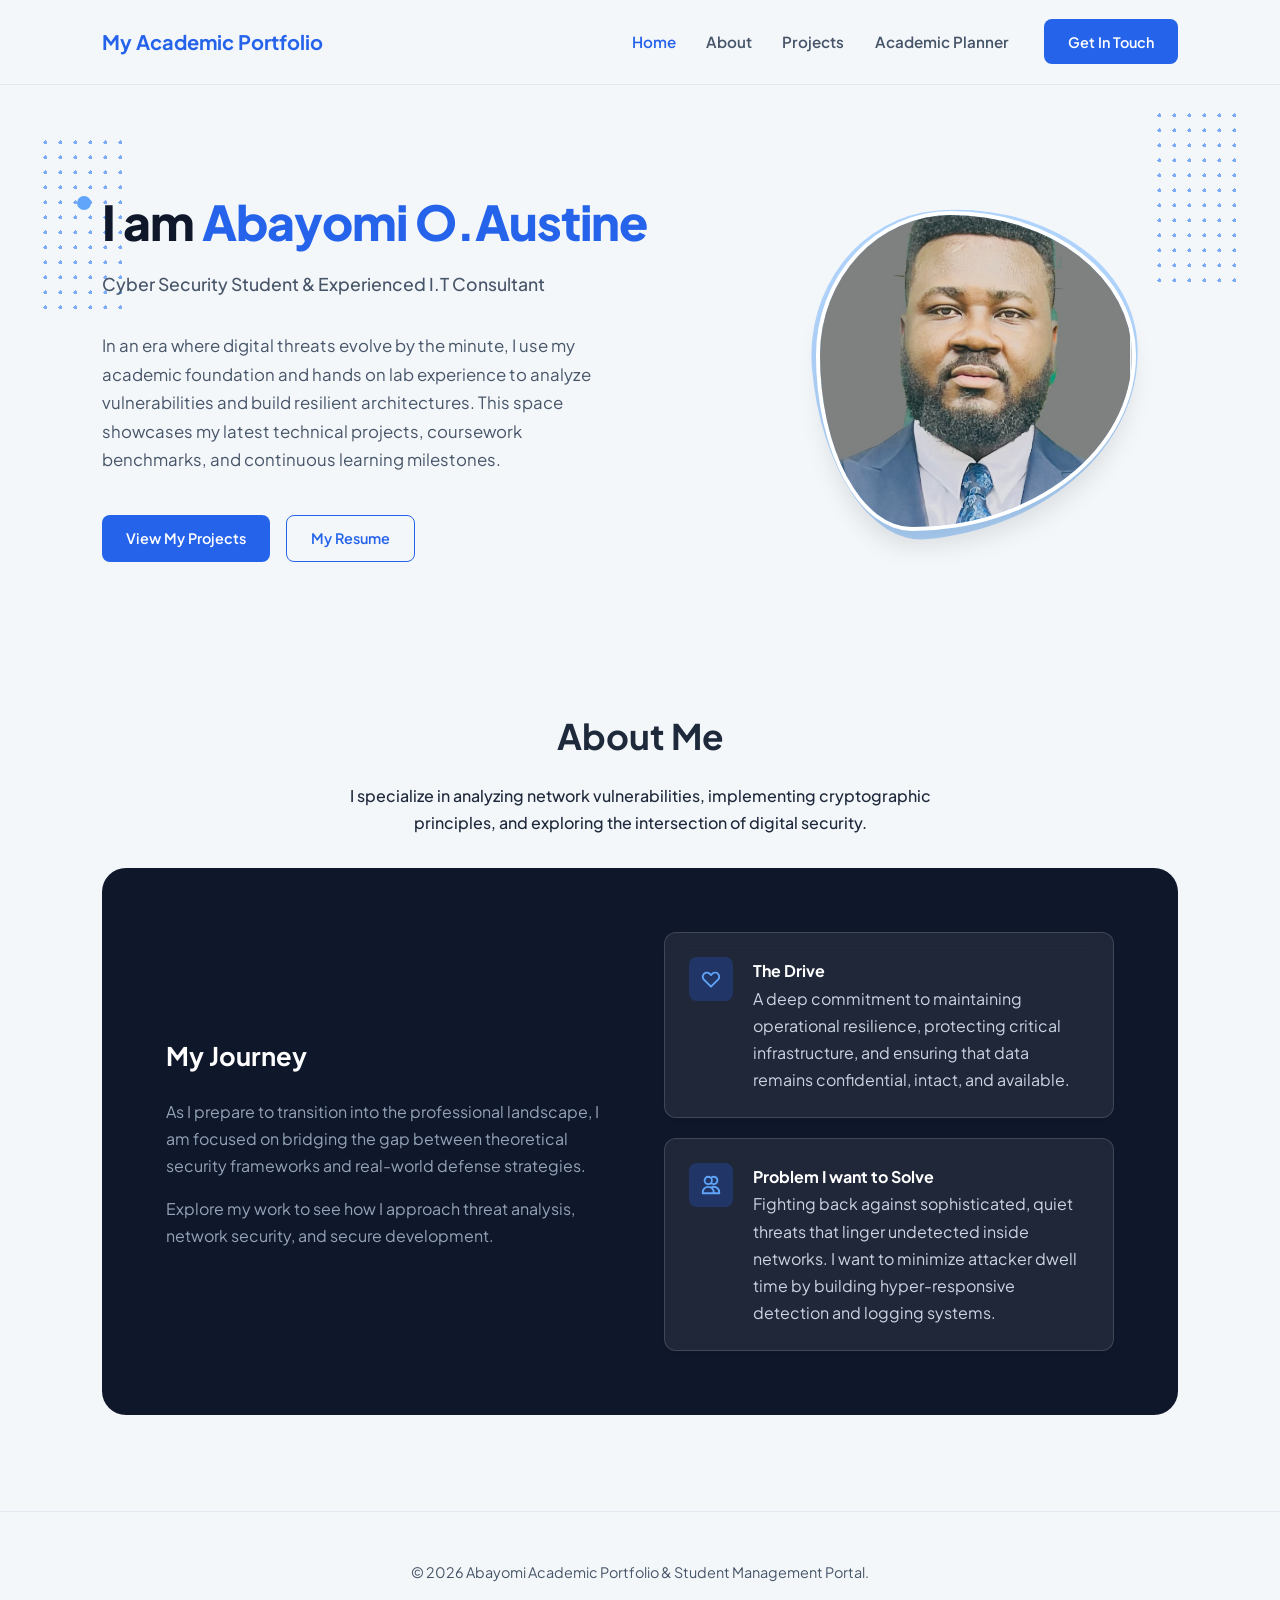
<file: index.html>
<!DOCTYPE html>
<html lang="en">
<head>
    <meta charset="UTF-8">
    <meta name="viewport" content="width=device-width, initial-scale=1.0">
    <meta name="robots" content="noindex">

    <!-- Page Title -->
    <title>My Academic Portfolio</title>

    <!-- Stylesheet -->
    <link rel="stylesheet" href="css/style.css">

    <!-- Favicon -->
    <link rel="icon" href="image/abayomi.jpg" />
</head>
<body> 

    <div class="dot-matrix dot-left"></div>
    <div class="dot-matrix dot-right"></div>

    <header>
        <div class="nav-container">
            <a href="index.html" class="logo">My Academic Portfolio</a>
            <nav>
                <ul class="nav-menu">
                    <li><a href="index.html" class="nav-link active">Home</a></li>
                    <li><a href="about.html" class="nav-link">About</a></li>
                    <li><a href="projects.html" class="nav-link">Projects</a></li>
                    <li><a href="academic-planner.html" class="nav-link">Academic Planner</a></li>
                    <li><a href="contact.html" class="btn" style="margin-left: 0.5rem;">Get In Touch</a></li>
                </ul>
            </nav>
        </div>
    </header>

    <main>
        <!-- HERO PROFILE SECTION -->
        <section class="hero-wrapper">
            <div class="hero-left-col">
                <h1 class="hero-intro-heading">I am <span>Abayomi O.Austine</span></h1>
                <p class="hero-subtitle">Cyber Security Student & Experienced I.T Consultant</p>
                <p class="hero-description">In an era where digital threats evolve by the minute, I use my academic foundation and hands on lab experience to analyze vulnerabilities and build resilient architectures. This space showcases my latest technical projects, coursework benchmarks, and continuous learning milestones.</p>
                <div class="hero-btn-group">
                    <a href="projects.html" class="btn">View My Projects</a>
                    <a href="about.html" class="btn btn-outline">My Resume</a>
                </div>
            </div>

            <div class="hero-right-col">
                <div class="portrait-container">
                    <div class="portrait-mask-bg"></div>
                    <img src="image/abayomi.jpg" alt="Abayomi Picture" class="hero-portrait-img">
                </div>
            </div>
        </section>

        <section class="about-section-header" style="text-align: center; max-width: 650px; margin: 4rem auto 1rem auto;">
            <h2 style="font-size: 2.2rem; margin-bottom: 1rem;">About Me</h2>
            <p style="font-weight: 500;">I specialize in analyzing network vulnerabilities, implementing cryptographic principles, and exploring the intersection of digital security.</p>
        </section>

        
        <section class="media-integration" style="margin-top: 2rem;">
            <div class="media-info">
                <h3 style="color: #ffffff; font-size: 1.6rem; margin-bottom: 1.25rem;">My  Journey</h3>
                <p style="color: #94a3b8; margin-bottom: 1rem;">As I prepare to transition into the professional landscape, I am focused on bridging the gap between theoretical security frameworks and real-world defense strategies. </p>
                <p style="color: #94a3b8;">Explore my work to see how I approach threat analysis, network security, and secure development.</p>
            </div>

        
            <div class="details-right-block">
                
                <!-- Info Card 1 -->
                <div class="feature-info-card">
                    <div class="card-icon-frame">
                        <svg fill="none" stroke="currentColor" stroke-width="2" viewBox="0 0 24 24"><path stroke-linecap="round" stroke-linejoin="round" d="M4.318 6.318a4.5 4.5 0 000 6.364L12 20.364l7.682-7.682a4.5 4.5 0 00-6.364-6.364L12 7.636l-1.318-1.318a4.5 4.5 0 00-6.364 0z"></path></svg>
                    </div>
                    <div class="card-text">
                        <h4>The Drive</h4>
                        <p>A deep commitment to maintaining operational resilience, protecting critical infrastructure, and ensuring that data remains confidential, intact, and available.</p>
                    </div>
                </div>

                <!-- Info Card 2 -->
                <div class="feature-info-card">
                    <div class="card-icon-frame">
                        <svg fill="none" stroke="currentColor" stroke-width="2" viewBox="0 0 24 24"><path stroke-linecap="round" stroke-linejoin="round" d="M12 4.354a4 4 0 110 5.292M15 21H3v-1a6 6 0 0112 0v1zm0 0h6v-1a6 6 0 00-9-5.197M13 7a4 4 0 11-8 0 4 4 0 018 0z"></path></svg>
                    </div>
                    <div class="card-text">
                        <h4>Problem I want to Solve</h4>
                        <p>Fighting back against sophisticated, quiet threats that linger undetected inside networks. I want to minimize attacker dwell time by building hyper-responsive detection and logging systems.</p>
                    </div>
                </div>

            </div>
        </section>
    </main>

    <footer>
        &copy; 2026 Abayomi Academic Portfolio & Student Management Portal.
    </footer>

</body>
</html>
</file>
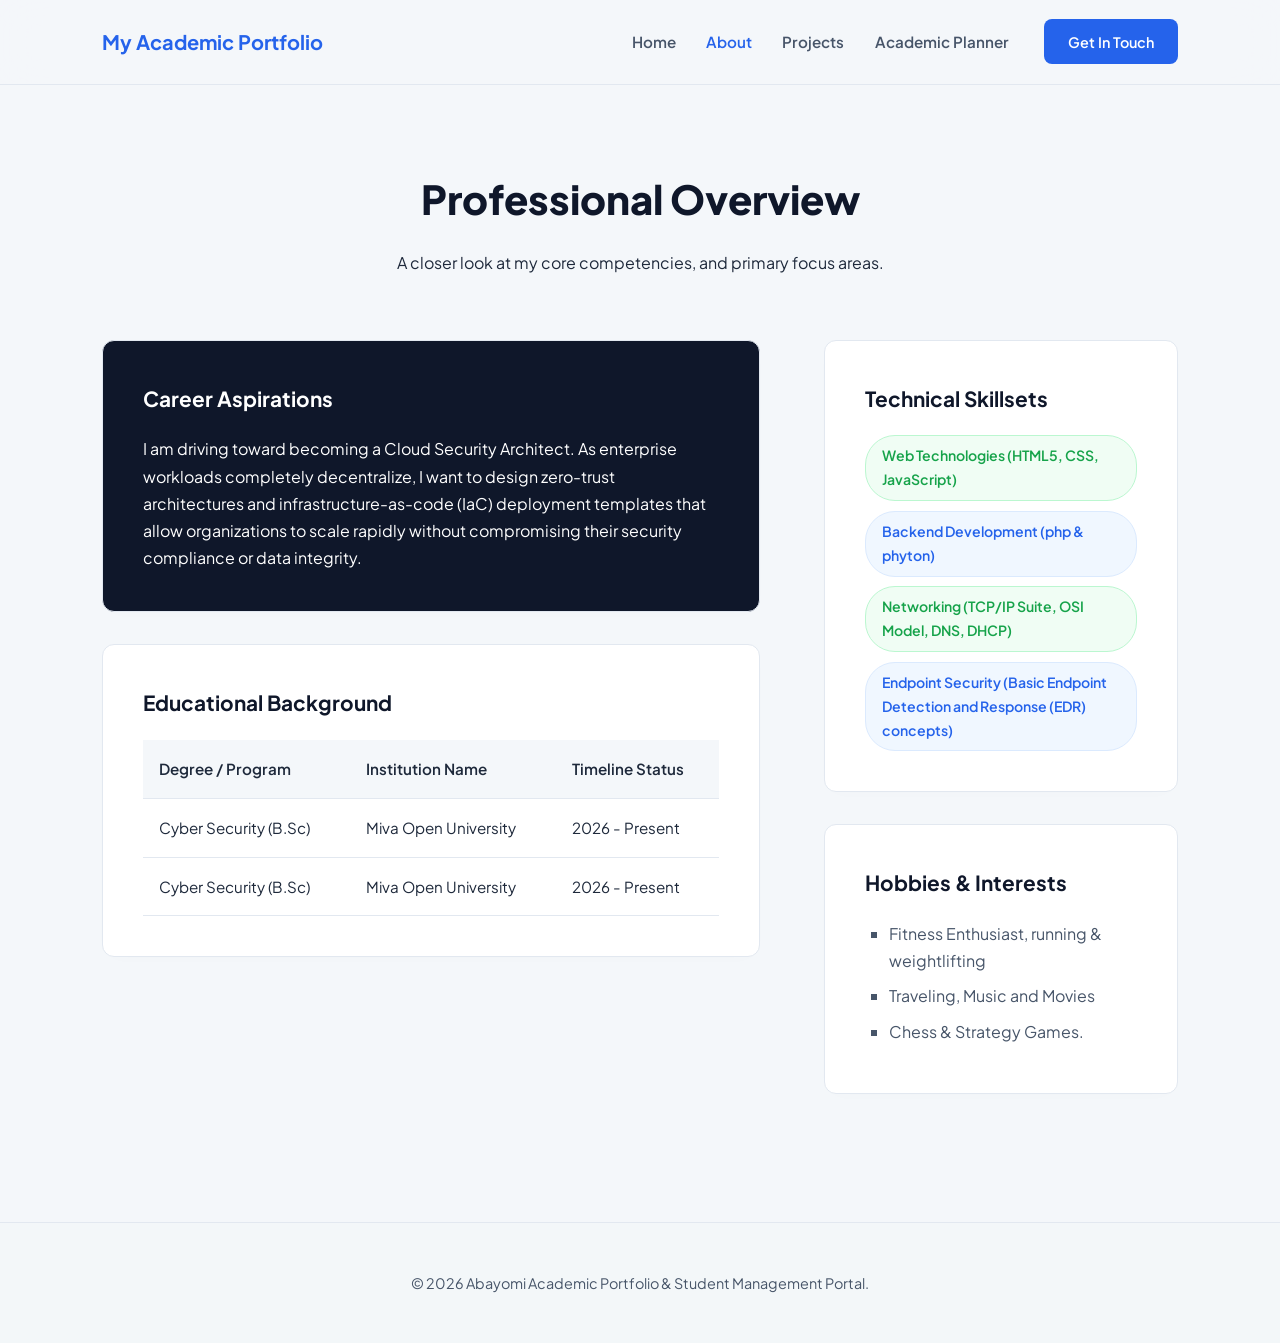
<file: about.html>
<!DOCTYPE html>
<html lang="en">
<head>
    <meta charset="UTF-8">
    <meta name="viewport" content="width=device-width, initial-scale=1.0">
    <meta name="robots" content="noindex">

    <!-- Page Title -->
    <title>About Me | My Academic Portfolio</title>
    
    <!-- Stylesheet -->
    <link rel="stylesheet" href="css/style.css">

    <!-- Favicon -->
    <link rel="icon" href="image/abayomi.jpg" />
</head>
<body>

    <header>
        <div class="nav-container">
            <a href="index.html" class="logo">My Academic Portfolio</a>
            <ul class="nav-menu">
                <li><a href="index.html" class="nav-link">Home</a></li>
                <li><a href="about.html" class="nav-link active">About</a></li>
                <li><a href="projects.html" class="nav-link">Projects</a></li>
                <li><a href="academic-planner.html" class="nav-link">Academic Planner</a></li>
                <li><a href="contact.html" class="btn" style="margin-left: 0.5rem;">Get In Touch</a></li>
            </ul>
        </div>
    </header>

    <main>
        <div class="page-title-center">
            <h1>Professional Overview</h1>
            <p>A closer look at my core competencies, and primary focus areas.</p>
        </div>

        <div class="about-main-layout">
            <div class="about-left-summary">
                <article style="background: #0F172A; color: white;" class="about-card">
                    <h3 style="color: white;">Career Aspirations</h3>
                    <p>I am driving toward becoming a Cloud Security Architect. As enterprise workloads completely decentralize, I want to design zero-trust architectures and infrastructure-as-code (IaC) deployment templates that allow organizations to scale rapidly without compromising their security compliance or data integrity.</p>
                </article>

                <article class="about-card">
                    <h3>Educational Background</h3>
                    <table class="academic-table">
                        <thead>
                            <tr>
                                <th>Degree / Program</th>
                                <th>Institution Name</th>
                                <th>Timeline Status</th>
                            </tr>
                        </thead>
                        <tbody>
                            <tr>
                                <td>Cyber Security (B.Sc)</td>
                                <td>Miva Open University</td>
                                <td>2026 - Present</td>
                            </tr>
                            <tr>
                                <td>Cyber Security (B.Sc)</td>
                                <td>Miva Open University</td>
                                <td>2026 - Present</td>
                            </tr>
                        </tbody>
                    </table>
                </article>
            </div>

            <div class="about-right-summary">
                <article class="about-card">
                    <h3>Technical Skillsets</h3>
                    <ul class="skills-pill-box">
                        <li>Web Technologies (HTML5, CSS, JavaScript)</li>
                        <li>Backend Development (php & phyton)</li>
                        <li>Networking (TCP/IP Suite, OSI Model, DNS, DHCP)</li>
                        <li>Endpoint Security (Basic Endpoint Detection and Response (EDR) concepts)</li>
                        
                    </ul>
                </article>

                <article class="about-card">
                    <h3>Hobbies & Interests</h3>
                    <ul class="hobbies-list">
                        <li>Fitness Enthusiast, running & weightlifting</li>
                        <li>Traveling, Music and Movies</li>
                        <li>Chess & Strategy Games.</li>
                    </ul>
                </article>
            </div>
        </div>
    </main>

    <footer>
        &copy; 2026 Abayomi Academic Portfolio & Student Management Portal.
    </footer>

</body>
</html>
</file>
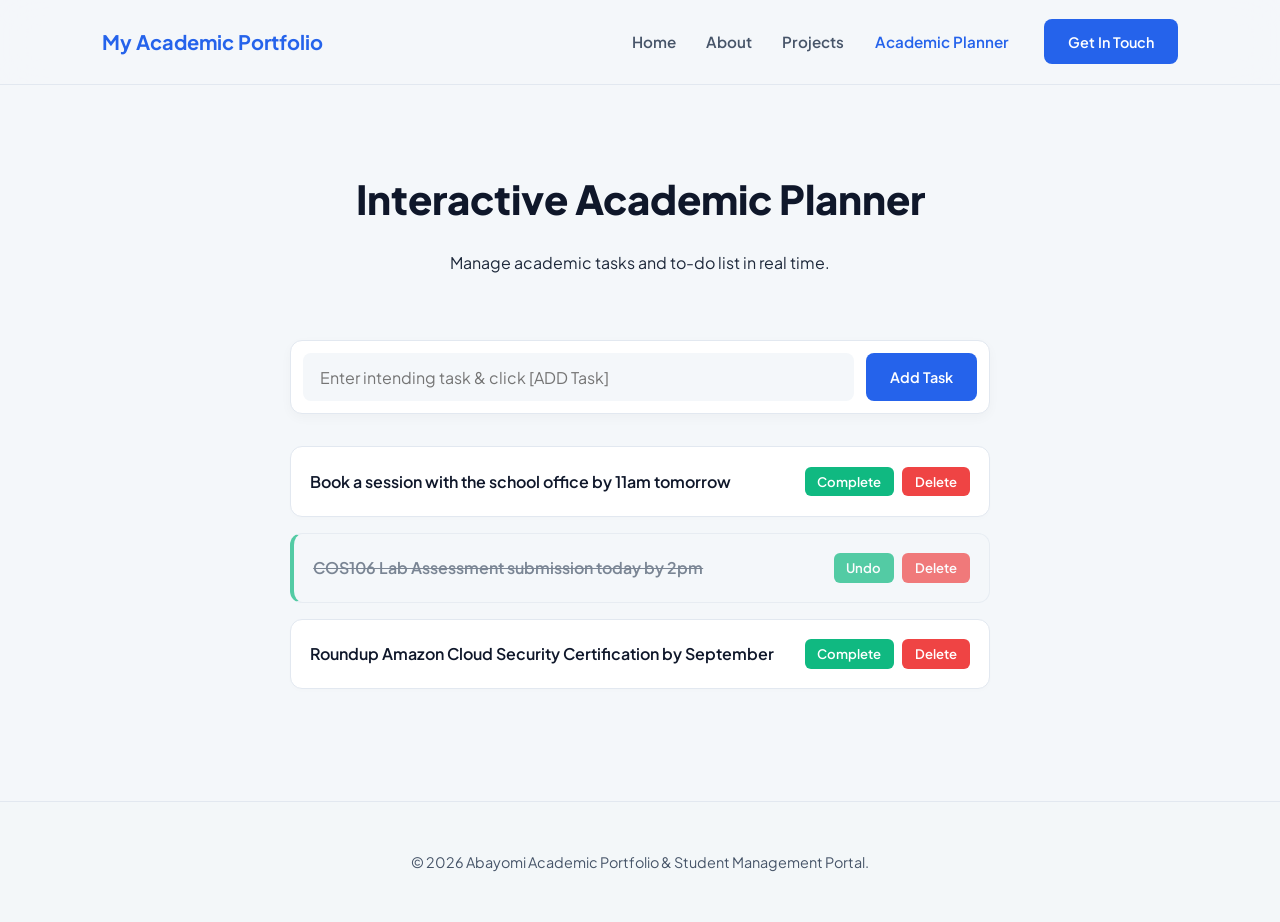
<file: academic-planner.html>
<!DOCTYPE html>
<html lang="en">
<head>
    <meta charset="UTF-8">
    <meta name="viewport" content="width=device-width, initial-scale=1.0">
    <meta name="robots" content="noindex">

    <!-- Page Title -->
    <title>Academic Planner | My Academic Portfolio</title>
    
    <!-- Stylesheet -->
    <link rel="stylesheet" href="css/style.css">

    <!-- Favicon -->
    <link rel="icon" href="image/abayomi.jpg" />
</head>
<body>

    <header>
        <div class="nav-container">
            <a href="index.html" class="logo">My Academic Portfolio</a>
            <ul class="nav-menu">
                <li><a href="index.html" class="nav-link">Home</a></li>
                <li><a href="about.html" class="nav-link">About</a></li>
                <li><a href="projects.html" class="nav-link">Projects</a></li>
                <li><a href="academic-planner.html" class="nav-link active">Academic Planner</a></li>
                <li><a href="contact.html" class="btn" style="margin-left: 0.5rem;">Get In Touch</a></li>
            </ul>
        </div>
    </header>

    <main>
        <div class="page-title-center">
            <h1>Interactive Academic Planner</h1>
            <p>Manage academic tasks and to-do list in real time.</p>
        </div>

        <div class="planner-workspace">
            <div class="planner-input-bar">
                <input type="text" id="taskInput" class="planner-input" placeholder="Enter intending task & click [ADD Task]" >
                <button id="addTaskBtn" class="btn">Add Task</button>
            </div>

            <!-- Task Insertion point via planner script -->
            <ul id="taskContainer" class="task-container-list"></ul>
        </div>
    </main>

    <footer>
        &copy; 2026 Abayomi Academic Portfolio & Student Management Portal.
    </footer>

    <script src="js/academic-planner.js"></script>
</body>
</html>
</file>
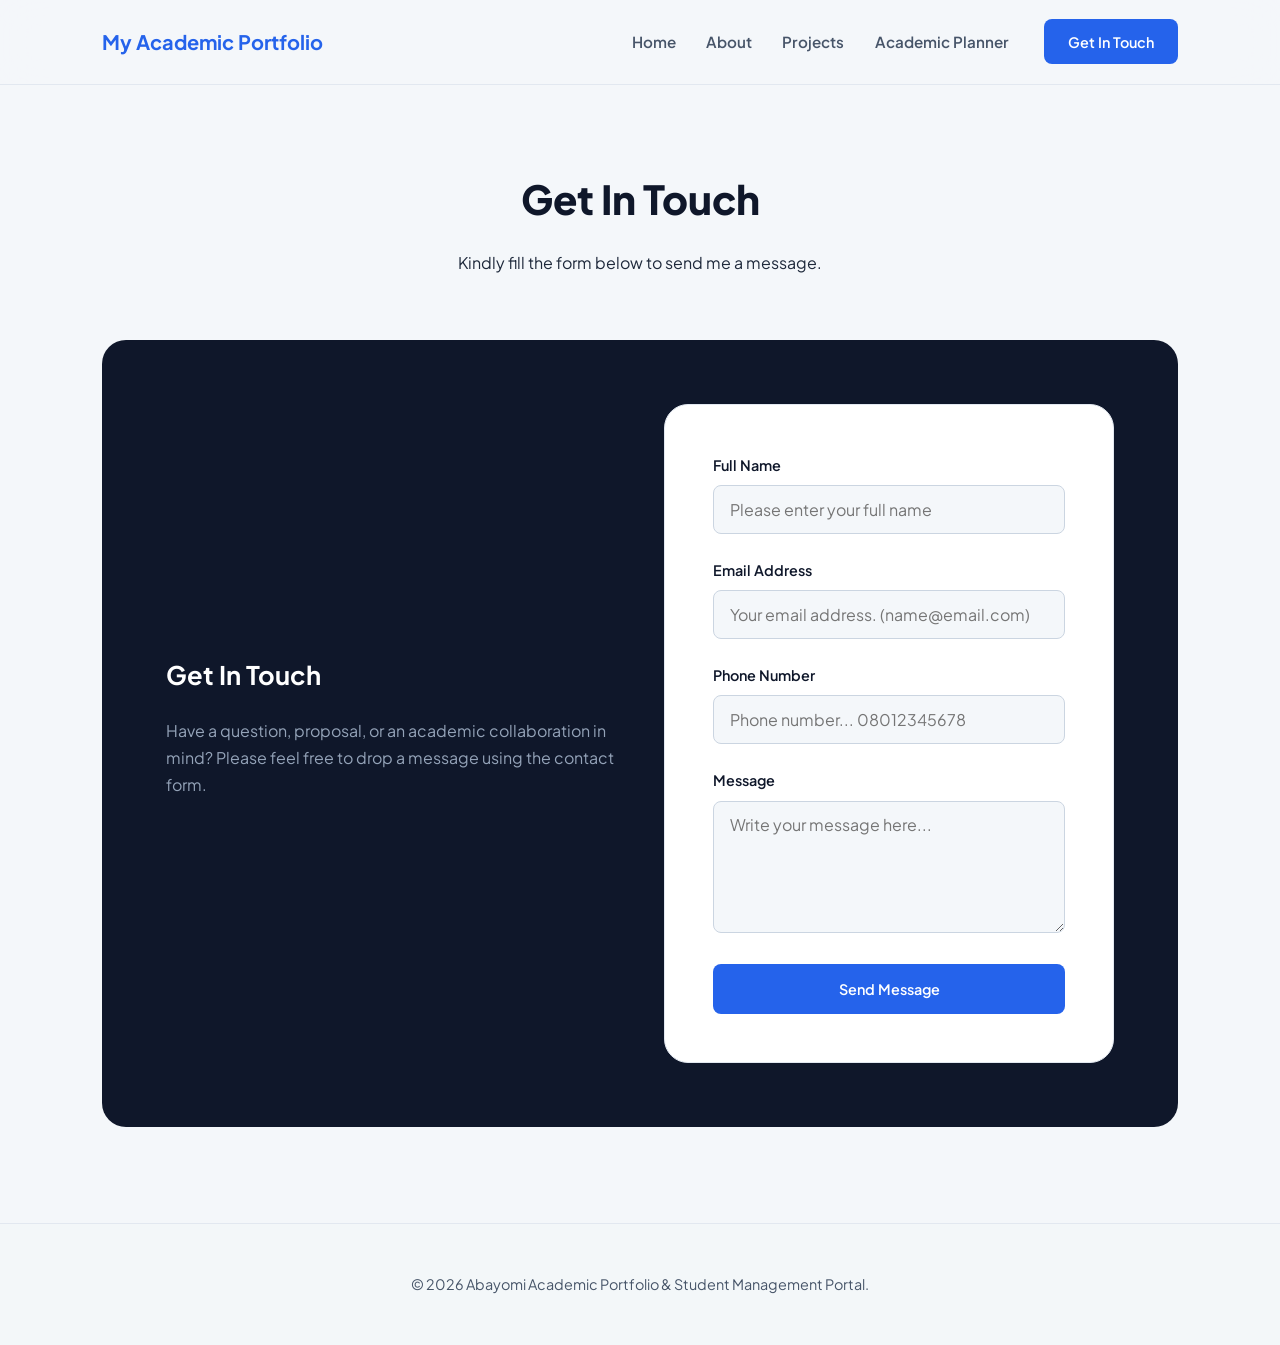
<file: contact.html>
<!DOCTYPE html>
<html lang="en">
<head>
    <meta charset="UTF-8">
    <meta name="viewport" content="width=device-width, initial-scale=1.0">
    <meta name="robots" content="noindex">

    <!-- Page Title -->
    <title>Contact | My Academic Portfolio</title>
    
    <!-- Stylesheet -->
    <link rel="stylesheet" href="css/style.css">

    <!-- Favicon -->
    <link rel="icon" href="image/abayomi.jpg" />
</head>
<body>

    <header>
        <div class="nav-container">
            <a href="index.html" class="logo">My Academic Portfolio</a>
            <ul class="nav-menu">
                <li><a href="index.html" class="nav-link">Home</a></li>
                <li><a href="about.html" class="nav-link">About</a></li>
                <li><a href="projects.html" class="nav-link">Projects</a></li>
                <li><a href="academic-planner.html" class="nav-link">Academic Planner</a></li>
                <li><a href="contact.html" class="btn" style="margin-left: 0.5rem;">Get In Touch</a></li>
            </ul>
        </div>
    </header>

    <main>
        <div class="page-title-center">
            <h1>Get In Touch</h1>
            <p>Kindly fill the form below to send me a message.</p>
        </div>

     <section class="media-integration" style="margin-top: 2rem;">
    <div class="media-info">
        <h3 style="color: #ffffff; font-size: 1.6rem; margin-bottom: 1.25rem;">Get In Touch</h3>
        <p style="color: #94a3b8; margin-bottom: 1rem;">Have a question, proposal, or an academic collaboration in mind? Please feel free to drop a message using the contact form.</p>
    </div>

    <div class="contact-form-container" style="box-shadow: none; width: 100%;">
        <div id="successBanner" class="success-transmission-banner">Your message has been successfully sent and submitted! Thank you.</div>

        <form id="ContactForm" novalidate>
            <div class="form-input-group">
                <label for="contactName">Full Name</label>
                <input type="text" id="contactName" class="form-control-input" placeholder="Please enter your full name">
                <div id="nameError" class="validation-error-label">Please provide your full name.</div>
            </div>

            <div class="form-input-group">
                <label for="contactEmail">Email Address</label>
                <input type="email" id="contactEmail" class="form-control-input" placeholder="Your email address. (name@email.com)">
                <div id="emailError" class="validation-error-label">Please enter a valid format email address.</div>
            </div>

            <div class="form-input-group">
                <label for="contactPhone">Phone Number</label>
                <input type="text" id="contactPhone" class="form-control-input" placeholder="Phone number... 08012345678">
                <div id="phoneError" class="validation-error-label">Phone number should contain digits only.</div>
            </div>

            <div class="form-input-group">
                <label for="contactMessage">Message</label>
                <textarea id="contactMessage" class="form-control-input" rows="5" placeholder="Write your message here..."></textarea>
                <div id="messageError" class="validation-error-label">Message cannot be blank.</div>
            </div>

            <button type="submit" class="btn" style="width: 100%; padding: 1rem;">Send Message</button>
        </form>
    </div>
</section>
    </main>

    <footer>
        &copy; 2026 Abayomi Academic Portfolio & Student Management Portal.
    </footer>

    <script src="js/validate.js"></script>
</body>
</html>
</file>
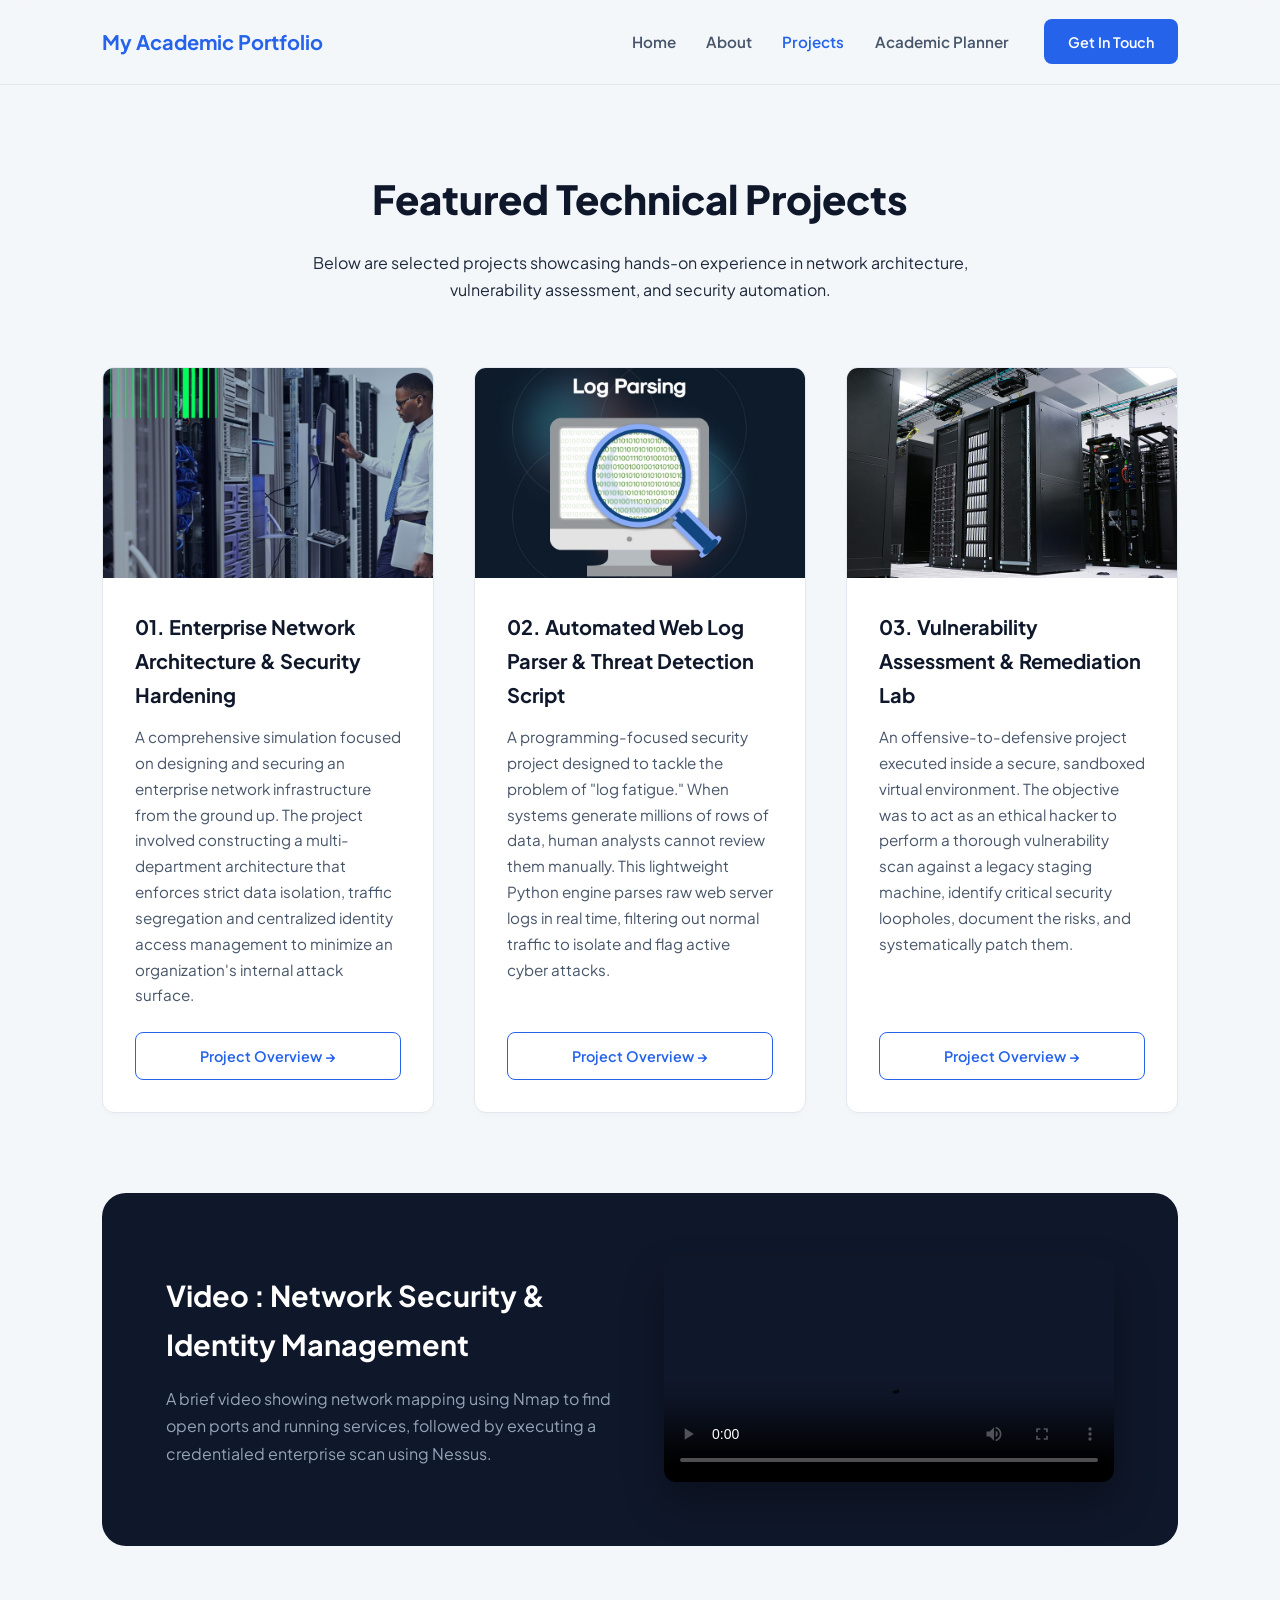
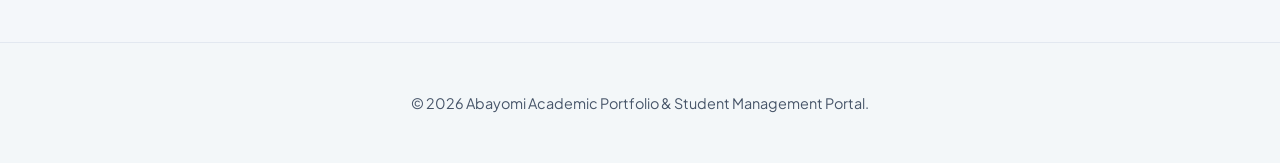
<file: projects.html>
<!DOCTYPE html>
<html lang="en">
<head>
    <meta charset="UTF-8">
    <meta name="viewport" content="width=device-width, initial-scale=1.0">
    <meta name="robots" content="noindex">

    <!-- Page Title -->
    <title>Projects | My Academic Portfolio</title>
    
    <!-- Stylesheet -->
    <link rel="stylesheet" href="css/style.css">

    <!-- Favicon -->
    <link rel="icon" href="image/abayomi.jpg" />
</head>
<body>

    <header>
        <div class="nav-container">
            <a href="index.html" class="logo">My Academic Portfolio</a>
            <ul class="nav-menu">
                <li><a href="index.html" class="nav-link">Home</a></li>
                <li><a href="about.html" class="nav-link">About</a></li>
                <li><a href="projects.html" class="nav-link active">Projects</a></li>
                <li><a href="academic-planner.html" class="nav-link">Academic Planner</a></li>
                <li><a href="contact.html" class="btn" style="margin-left: 0.5rem;">Get In Touch</a></li>
            </ul>
        </div>
    </header>

    <main>
        <div class="page-title-center">
            <h1>Featured Technical Projects</h1>
            <p>Below are selected projects showcasing hands-on experience in network architecture, vulnerability assessment, and security automation.</p>
        </div>

        <div class="projects-showcase-matrix">
            <!-- Card 1 -->
            <div class="project-node-card">
                <img src="image/delinea-image-network-hardening.jpg" alt="" class="project-frame-img">
                <div class="project-body-padding">
                    <div>
                        <h3>01. Enterprise Network Architecture & Security Hardening</h3>
                        <p>A comprehensive simulation focused on designing and securing an enterprise network infrastructure from the ground up. The project involved constructing a multi-department architecture that enforces strict data isolation, traffic segregation and centralized identity access management to minimize an organization's internal attack surface.</p>
                    </div>
                    <a href="https://github.com/AbayomiMIVA/COS106LabProject/" target="_blank" class="btn btn-outline" style="width: 100%;">Project Overview &rarr;</a>
                </div>
            </div>

            <!-- Card 2 -->
            <div class="project-node-card">
                <img src="image/6a020fca21245d64af2c3687_474-min.jpg" alt="" class="project-frame-img">
                <div class="project-body-padding">
                    <div>
                        <h3>02. Automated Web Log Parser & Threat Detection Script</h3>
                        <p>A programming-focused security project designed to tackle the problem of "log fatigue." When systems generate millions of rows of data, human analysts cannot review them manually. This lightweight Python engine parses raw web server logs in real time, filtering out normal traffic to isolate and flag active cyber attacks.</p>
                    </div>
                    <a href="https://github.com/AbayomiMIVA/COS106LabProject/" target="_blank" class="btn btn-outline" style="width: 100%;">Project Overview &rarr;</a>
                </div>
            </div>

            <!-- Card 3 -->
            <div class="project-node-card">
                <img src="image/Security-Hardening-Guide--thumb.jpg" alt="" class="project-frame-img">
                <div class="project-body-padding">
                    <div>
                        <h3>03. Vulnerability Assessment & Remediation Lab</h3>
                        <p>An offensive-to-defensive project executed inside a secure, sandboxed virtual environment. The objective was to act as an ethical hacker to perform a thorough vulnerability scan against a legacy staging machine, identify critical security loopholes, document the risks, and systematically patch them.</p>
                    </div>
                    <a href="https://github.com/AbayomiMIVA/COS106LabProject/" target="_blank" class="btn btn-outline" style="width: 100%;">Project Overview &rarr;</a>
                </div>
            </div>
        </div>

        <!-- HTML5 MULTIMEDIA INTEGRATION LAYER -->
        <section class="media-integration">
            <div class="media-info">
                <h3>Video : Network Security & Identity Management</h3>
                <p>A brief video showing network mapping using Nmap to find open ports and running services, followed by executing a credentialed enterprise scan using Nessus.</p>
            </div>
            <div class="video-wrapper">
                <video controls poster="https://images.unsplash.com/photo-1551288049-bebda4e38f71?q=80&w=500">
                    <source src="https://www.w3schools.com/html/mov_bbb.mp4" type="video/mp4">
                    Your current browser does not natively parse HTML5 video tracks.
                </video>
            </div>
        </section>
    </main>

    <footer>
        &copy; 2026 Abayomi Academic Portfolio & Student Management Portal.
    </footer>

</body>
</html>
</file>
<file: css/style.css>
/* --- 
LAB PROJECT: Personal Academic Portfolio and Student Management Platform. (stylesheet)
By: Abayomi Omotayo-Austine
For: COS106 LAB ASSESSMENT (MIVA)
Year: 2026
Font Used: Plus Jakarta Sans
 --- */

/* --- Google Font --- */
@import url('https://fonts.googleapis.com/css2?family=Plus+Jakarta+Sans:wght@400;500;600;700;800&display=swap');

:root {
    --primary-blue: #2563eb;
    --primary-hover: #1d4ed8;
    --canvas-bg: #f4f7fa;   
    --bg-light-tint: #e0f2fe;
    --text-dark: #1e293b;    
    --text-muted: #475569;   
    --surface-white: #ffffff;
    --radius-lg: 24px;
    --radius-md: 12px;
    --radius-sm: 8px;
    --transition: all 0.4s cubic-bezier(0.16, 1, 0.3, 1);
}

/* --- SLIDING ENTRY ANIMATIONS --- */
@keyframes slideInLeft {
    from { opacity: 0; transform: translateX(-50px); }
    to { opacity: 1; transform: translateX(0); }
}

@keyframes slideInRight {
    from { opacity: 0; transform: translateX(-50px); }
    to { opacity: 1; transform: translateX(0); }
}

@keyframes slideUpFade {
    from { opacity: 0; transform: translateY(30px); }
    to { opacity: 1; transform: translateY(0); }
}

/* --- HOMEPAGE SIDE DOTS --- */
.dot-matrix {
    position: absolute;
    width: 90px;
    height: 180px;
    background-image: radial-gradient(#3b82f6 2px, transparent 2px);
    background-size: 15px 15px;
    opacity: 0.65;
    z-index: 1;
}
.dot-left { top: 15%; left: 3%; animation: slideInLeft 1s ease; }
.dot-right { top: 12%; right: 3%; animation: slideInRight 1s ease; }



/* --- OTHER STYLES --- */

* {
    box-sizing: border-box;
    margin: 0;
    padding: 0;
    font-family: 'Plus Jakarta Sans', system-ui, sans-serif;
}

body {
    background-color: var(--canvas-bg); 
    color: var(--text-dark);
    line-height: 1.7;
    overflow-x: hidden;
    display: flex;
    flex-direction: column;
    min-height: 100vh;
}

main {
    flex: 1;
    max-width: 1140px;
    width: 100%;
    margin: 0 auto;
    padding: 3rem 2rem 6rem 2rem;
    position: relative;
}

/* --- NAVIGATION & HEADER --- */
header {
    background-color: rgba(244, 247, 250, 0.8); 
    backdrop-filter: blur(20px);                
    position: sticky;
    top: 0;
    z-index: 1000;
    border-bottom: 1px solid #e2e8f0;
}

.nav-container {
    max-width: 1140px;
    margin: 0 auto;
    display: flex;
    justify-content: space-between;
    align-items: center;
    padding: 1.2rem 2rem;
}

.logo {
    color: var(--primary-blue);
    font-size: 1.25rem;
    font-weight: 700;
    text-decoration: none;
}

.nav-menu {
    display: flex;
    list-style: none;
    gap: 1.5rem;
    align-items: center;
}

.nav-link {
    color: var(--text-muted);
    text-decoration: none;
    font-weight: 600;
    font-size: 0.95rem;
    padding: 0.5rem 0.2rem;
    transition: var(--transition);
}

.nav-link:hover, .nav-link.active {
    color: var(--primary-blue);
}

/* --- BUTTONS --- */
.btn {
    display: inline-flex;
    align-items: center;
    justify-content: center;
    background-color: var(--primary-blue);
    color: white;
    border: none;
    padding: 0.65rem 1.5rem;
    font-weight: 600;
    border-radius: var(--radius-sm);
    cursor: pointer;
    text-decoration: none;
    font-size: 0.9rem;
    transition: var(--transition);
}

.btn:hover {
    background-color: var(--primary-hover);
    transform: translateY(-2px);
    box-shadow: 0 10px 20px -5px rgba(37, 99, 235, 0.2);
}

.btn-outline {
    background-color: transparent;
    color: var(--primary-blue);
    border: 1px solid var(--primary-blue);
}

.btn-outline:hover {
    background-color: #e0f2fe;
    transform: translateY(-2px);
}

/* --- PAGE TITLE --- */
.page-title-center {
    text-align: center;
    max-width: 700px;
    margin: 2rem auto 4rem auto;
    animation: slideUpFade 0.6s ease;
}

.page-title-center h1 {
    font-size: 2.5rem;
    color: #0f172a;
    font-weight: 800;
    margin-bottom: 1rem;
}

/* --- HOMEPAGE GRID --- */
.hero-wrapper {
    display: grid;
    grid-template-columns: 1.2fr 0.8fr;
    gap: 4rem;
    align-items: center;
    padding: 3rem 0 5rem 0;
    position: relative;
    z-index: 5;
}

.hero-left-col { animation: slideInLeft 0.8s ease; }
.hero-right-col { animation: slideInRight 0.8s ease; display: flex; justify-content: center; }

.hero-intro-heading {
    font-size: 3rem;
    font-weight: 800;
    color: #0f172a;
    letter-spacing: -1px;
    margin-bottom: 0.5rem;
    position: relative;
}

.hero-intro-heading::before {
    content: '';
    position: absolute;
    left: -25px;
    top: 15px;
    width: 14px;
    height: 14px;
    background-color: #60a5fa;
    border-radius: 50%;
}

.hero-intro-heading span { color: var(--primary-blue); }
.hero-subtitle { font-size: 1.1rem; color: var(--text-muted); font-weight: 500; margin-bottom: 2rem; }
.hero-description { font-size: 1.05rem; color: var(--text-muted); margin-bottom: 2.5rem; max-width: 520px; }
.hero-btn-group { display: flex; gap: 1rem; }

/* --- HERO --- */
.portrait-container { 
    position: relative; 
    width: 320px; 
    height: 320px; 
}

.portrait-mask-bg { 
    position: absolute; 
    width: 100%; 
    height: 100%; 
    background-color: #93c5fd; 
    border-radius: 42% 58% 70% 30% / 45% 45% 55% 55%; 
    z-index: 1;
    transform: scale(1.02) rotate(-5deg); 
    opacity: 0.7;
}

.hero-portrait-img { 
    position: absolute; 
    width: 100%; 
    height: 100%; 
    z-index: 2; 
    object-fit: cover; 
    border-radius: 42% 58% 70% 30% / 45% 45% 55% 55%; 
    border: 4px solid var(--surface-white);
    box-shadow: 0 20px 25px -5px rgba(0, 0, 0, 0.1);
    transition: var(--transition);
}

.portrait-container:hover .hero-portrait-img {
    transform: translateY(-5px) rotate(2deg);
}
.portrait-container:hover .portrait-mask-bg {
    transform: scale(1.05) rotate(-8deg);
    background-color: #60a5fa;
}

.split-details-grid { display: grid; grid-template-columns: 1.1fr 0.9fr; gap: 5rem; align-items: start; margin-top: 4rem; }
.details-left-block h3 { font-size: 1.5rem; color: #0f172a; margin-bottom: 1.5rem; }
.details-right-block { display: flex; flex-direction: column; gap: 1.25rem; }

.feature-info-card { 
    background-color: var(--surface-white);
    border: 1px solid #e2e8f0; 
    padding: 1.5rem; 
    border-radius: var(--radius-md); 
    display: flex; 
    gap: 1.25rem; 
    transition: var(--transition); 
    box-shadow: 0 4px 6px -1px rgba(0, 0, 0, 0.02);
}


.feature-info-card:hover {
  transform: translateY(-3px);
  border-color: var(--primary-blue);
  box-shadow: 0 12px 20px -8px rgba(0, 0, 0, 0.05);
}

.card-icon-frame {
  width: 44px;
  height: 44px;
  background-color: #e0f2fe;
  border-radius: var(--radius-sm);
  display: flex;
  align-items: center;
  justify-content: center;
  flex-shrink: 0;
}

.card-icon-frame svg {
  width: 22px;
  height: 22px;
  color: var(--primary-blue);
}

/* --- ABOUT ME --- */
.about-main-layout {
  display: grid;
  grid-template-columns: 1.3fr 0.7fr;
  gap: 4rem;
  animation: slideUpFade 0.8s ease;
}

.about-card {
  background: var(--surface-white);
  border: 1px solid #e2e8f0;
  padding: 2.5rem;
  border-radius: var(--radius-md);
  box-shadow: 0 4px 20px -10px rgba(0, 0, 0, 0.03);
  margin-bottom: 2rem;
}

.about-card h3 {
  color: #0f172a;
  margin-bottom: 1.2rem;
  font-size: 1.3rem;
}

.academic-table {
  width: 100%;
  border-collapse: collapse;
  margin-top: 1rem;
}

.academic-table th,
.academic-table td {
  padding: 1rem;
  text-align: left;
  border-bottom: 1px solid #e2e8f0;
  font-size: 0.95rem;
}

.academic-table th {
  background-color: var(--canvas-bg);
  color: var(--text-dark);
  font-weight: 600;
}

/* Skills */
.skills-pill-box {
  display: flex;
  flex-wrap: wrap;
  gap: 0.6rem;
  list-style: none;
}

.skills-pill-box li {
  background: #f0fdf4;
  color: #16a34a;
  padding: 0.5rem 1rem;
  border-radius: 30px;
  font-size: 0.88rem;
  font-weight: 600;
  border: 1px solid #bbf7d0;
}

.skills-pill-box li:nth-child(even) {
  background: #f0f7ff;
  color: var(--primary-blue);
  border-color: #dbeafe;
}

.hobbies-list {
  list-style: square;
  margin-left: 1.5rem;
}

.hobbies-list li {
  margin-bottom: 0.5rem;
  color: var(--text-muted);
}

/* --- PROJECTS --- */
.projects-showcase-matrix {
  display: grid;
  grid-template-columns: repeat(auto-fit, minmax(320px, 1fr));
  gap: 2.5rem;
  animation: slideUpFade 0.8s ease;
}

.project-node-card {
  background: var(--surface-white);
  border-radius: var(--radius-md);
  overflow: hidden;
  border: 1px solid #e2e8f0;
  transition: var(--transition);
  display: flex;
  flex-direction: column;
  box-shadow: 0 4px 6px -1px rgba(0, 0, 0, 0.02);
}

.project-node-card:hover {
  transform: translateY(-6px);
  box-shadow: 0 20px 25px -5px rgba(0, 0, 0, 0.06);
  border-color: var(--primary-blue);
}

.project-frame-img {
  width: 100%;
  height: 210px;
  object-fit: cover;
}

.project-body-padding {
  padding: 2rem;
  flex: 1;
  display: flex;
  flex-direction: column;
  justify-content: space-between;
}

.project-body-padding h3 {
  color: #0f172a;
  margin-bottom: 0.75rem;
  font-size: 1.25rem;
}

.project-body-padding p {
  color: var(--text-muted);
  font-size: 0.95rem;
  margin-bottom: 1.5rem;
}

.media-integration {
  background: #0f172a;
  border-radius: var(--radius-lg);
  padding: 4rem;
  color: white;
  margin-top: 5rem;
  display: grid;
  grid-template-columns: 1fr 1fr;
  gap: 3rem;
  align-items: center;
}

.media-info h3 {
  font-size: 1.8rem;
  margin-bottom: 1rem;
}

.media-info p {
  color: #94a3b8;
}

.video-wrapper {
  border-radius: var(--radius-md);
  overflow: hidden;
  box-shadow: 0 20px 40px rgba(0, 0, 0, 0.3);
}

.video-wrapper video {
  width: 100%;
  display: block;
}

/* ---ACADEMIC PLANNER MANAGEMENT--- */
.planner-workspace {
  max-width: 700px;
  margin: 0 auto;
  animation: slideUpFade 0.7s ease;
}

.planner-input-bar {
  display: flex;
  gap: 0.75rem;
  background: var(--surface-white);
  border: 1px solid #e2e8f0;
  padding: 0.75rem;
  border-radius: var(--radius-md);
  margin-bottom: 2rem;
  box-shadow: 0 4px 12px rgba(0, 0, 0, 0.03);
}

.planner-input {
  flex: 1;
  padding: 0.8rem 1rem;
  border: 1px solid transparent;
  border-radius: var(--radius-sm);
  font-size: 1rem;
  outline: none;
  transition: var(--transition);
  background: var(--canvas-bg);
}

.planner-input:focus {
  background: #ffffff;
  border-color: var(--primary-blue);
}

.task-container-list {
  list-style: none;
}

.task-card-row {
  display: flex;
  justify-content: space-between;
  align-items: center;
  background: var(--surface-white);
  padding: 1.2rem;
  border-radius: var(--radius-md);
  margin-bottom: 1rem;
  border: 1px solid #e2e8f0;
  transition: var(--transition);
  box-shadow: 0 2px 4px rgba(0, 0, 0, 0.01);
}

.task-card-row.completed {
  background-color: rgba(244, 247, 250, 0.5);
  border-left: 4px solid #10b981;
  opacity: 0.7;
  box-shadow: none;
}

.task-card-row.completed .task-label {
  text-decoration: line-through;
  color: var(--text-muted);
}

.task-label {
  font-weight: 600;
  color: #0f172a;
}

.task-control-buttons {
  display: flex;
  gap: 0.5rem;
}

.btn-sm {
  padding: 0.4rem 0.8rem;
  font-size: 0.82rem;
  border-radius: 6px;
}

.btn-complete-task {
  background-color: #10b981;
}

.btn-delete-task {
  background-color: #ef4444;
}

/* --- CONTACT PAGE --- */
.contact-form-container {
  background: var(--surface-white);
  max-width: 600px;
  margin: 0 auto;
  padding: 3rem;
  border-radius: var(--radius-lg);
  border: 1px solid #e2e8f0;
  box-shadow: 0 20px 25px -5px rgba(0, 0, 0, 0.03);
  animation: slideUpFade 0.8s ease;
}

.form-input-group {
  margin-bottom: 1.5rem;
}

.form-input-group label {
  display: block;
  margin-bottom: 0.5rem;
  font-weight: 600;
  color: #0f172a;
  font-size: 0.9rem;
}

.form-control-input {
  width: 100%;
  padding: 0.8rem 1rem;
  border: 1px solid #cbd5e1;
  border-radius: var(--radius-sm);
  font-size: 1rem;
  outline: none;
  transition: var(--transition);
  background: var(--canvas-bg);
}

.form-control-input:focus {
  background: var(--surface-white);
  border-color: var(--primary-blue);
  box-shadow: 0 0 0 4px rgba(37, 99, 235, 0.1);
}

.validation-error-label {
  color: #ef4444;
  font-size: 0.85rem;
  margin-top: 0.35rem;
  display: none;
  font-weight: 500;
}

.success-transmission-banner {
  background-color: #ecfdf5;
  color: #047857;
  border: 1px solid #a7f3d0;
  padding: 1rem;
  border-radius: var(--radius-md);
  margin-bottom: 1.5rem;
  display: none;
  font-weight: 600;
  text-align: center;
}

/* --- FOOTER --- */
footer {
  text-align: center;
  padding: 3rem 2rem;
  color: var(--text-muted);
  font-size: 0.9rem;
  border-top: 1px solid #e2e8f0;
  margin-top: auto;
  background-color: rgba(244, 247, 250, 0.5);
}

/* --- MOBILE RESPONSIVE LAYOUT--- */
@media (max-width: 968px) {
    .dot-matrix { display: none; }
    
    .hero-wrapper { 
        grid-template-columns: 1fr; 
        gap: 2.5rem; 
        text-align: center; 
        padding-top: 1rem;
        width: 100%;
    }
    
    .hero-right-col { 
        display: flex; 
        justify-content: center !important;
        align-items: center !important;
        order: -1; 
        width: 100% !important;
        margin: 0 auto !important;
    }

    .portrait-container { 
        position: relative !important;
        width: 260px !important; 
        height: 260px !important;
        margin: 0 auto !important;
        left: 0 !important;
        right: 0 !important;
    }

    .portrait-mask-bg {
        display: none !important;
    }

    .hero-portrait-img {
        position: relative !important;
        width: 100% !important;
        height: 100% !important;
        border-radius: 50% !important;
        transform: none !important;
        margin: 0 auto !important;
        left: 0 !important;
    }
    
    .hero-intro-heading::before {
        display: none; 
    }

    .split-details-grid, .about-main-layout, .media-integration { 
        grid-template-columns: 1fr; 
        gap: 3rem; 
        text-align: center; 
    }
    
    .hero-description { margin: 0 auto 2.5rem auto; }
    .hero-btn-group { justify-content: center; }
    .feature-info-card { text-align: left; }
}

@media (max-width: 640px) {
    .nav-container { flex-direction: column; gap: 1rem; }
    .nav-menu { flex-wrap: wrap; justify-content: center; }
    .planner-input-bar { flex-direction: column; }
    .contact-form-container { padding: 1.5rem; }
}

@media (max-width: 480px) {
    .hero-intro-heading {
        font-size: 2.2rem;
    }
}


.media-integration .feature-info-card {
    background-color: rgba(255, 255, 255, 0.07);
    border: 1px solid rgba(255, 255, 255, 0.15);
    backdrop-filter: blur(10px);
}

.media-integration .feature-info-card:hover {
    background-color: rgba(255, 255, 255, 0.12);
    border-color: #60a5fa;
}

.media-integration .feature-info-card h4 {
    color: #ffffff !important;
}

.media-integration .feature-info-card p {
    color: #cbd5e1 !important;
}

.media-integration .card-icon-frame {
    background-color: rgba(37, 99, 235, 0.25);
}

.media-integration .card-icon-frame svg {
    color: #60a5fa;
}
</file>
